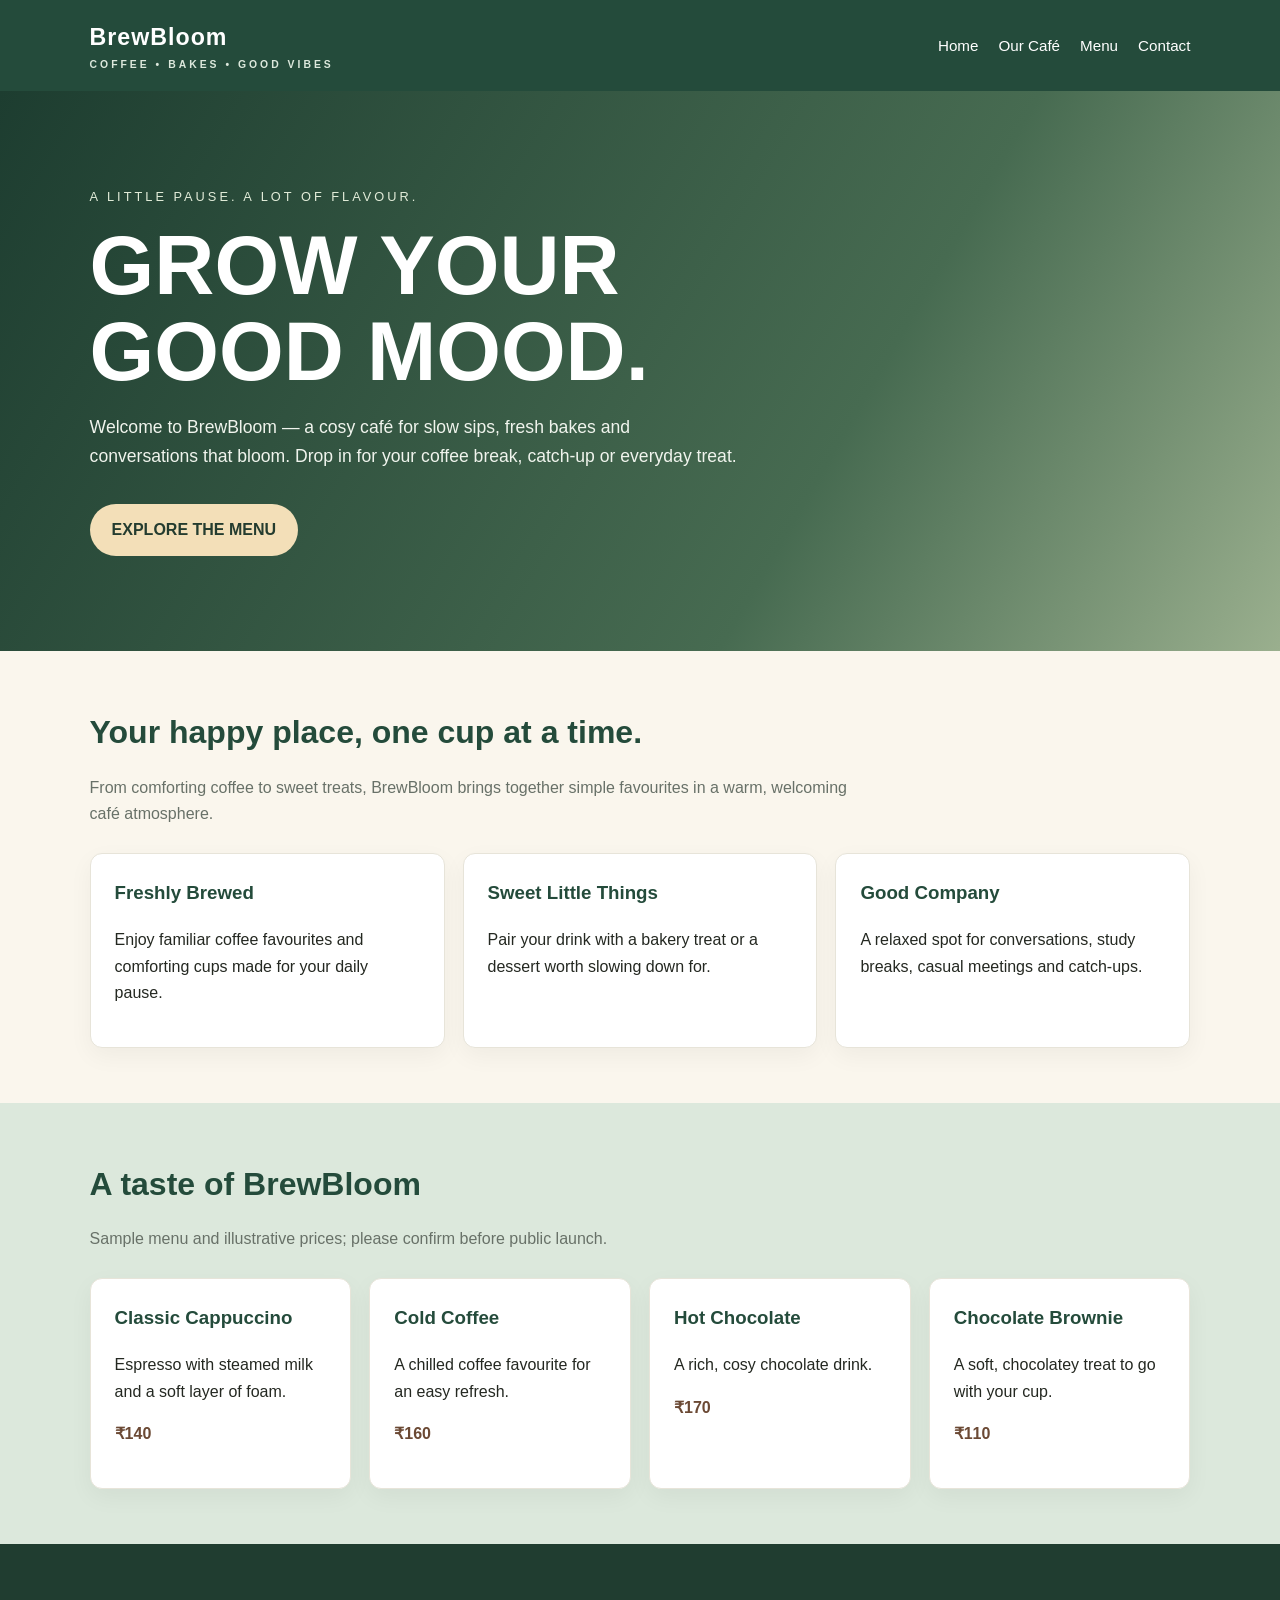
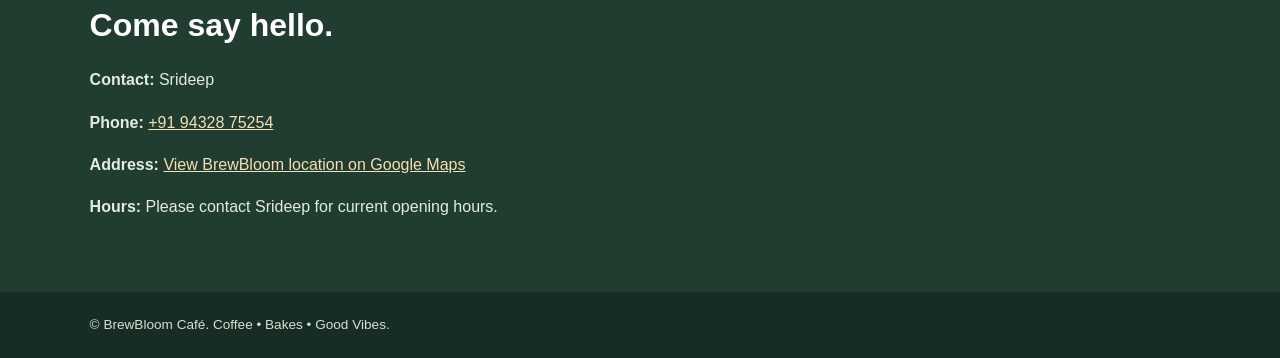
<file: index.html>
<!doctype html><html lang="en"><head><meta charset="utf-8"><meta name="viewport" content="width=device-width, initial-scale=1">
<title>BrewBloom Café | Coffee, Fresh Bakes & Good Moments</title><meta name="description" content="Visit BrewBloom for coffee, refreshing drinks, sweet treats and cosy café moments.">
<meta name="keywords" content="BrewBloom cafe, coffee shop, freshly brewed coffee, cafe, tea and bakes"><link rel="stylesheet" href="style.css"></head><body>
<header><div class="brand">BrewBloom<small>COFFEE • BAKES • GOOD VIBES</small></div><nav><a href="index.html">Home</a><a href="about.html">Our Café</a><a href="#menu">Menu</a><a href="#contact">Contact</a></nav></header>
<main><div class="hero"><div class="kicker">A little pause. A lot of flavour.</div><h1>GROW YOUR<br>GOOD MOOD.</h1><p>Welcome to BrewBloom — a cosy café for slow sips, fresh bakes and conversations that bloom. Drop in for your coffee break, catch-up or everyday treat.</p><a class="btn" href="#menu">EXPLORE THE MENU</a></div>
<section><h2 class="section-title">Your happy place, one cup at a time.</h2><p class="lead">From comforting coffee to sweet treats, BrewBloom brings together simple favourites in a warm, welcoming café atmosphere.</p><div class="cards"><article class="card"><h3>Freshly Brewed</h3><p>Enjoy familiar coffee favourites and comforting cups made for your daily pause.</p></article><article class="card"><h3>Sweet Little Things</h3><p>Pair your drink with a bakery treat or a dessert worth slowing down for.</p></article><article class="card"><h3>Good Company</h3><p>A relaxed spot for conversations, study breaks, casual meetings and catch-ups.</p></article></div></section>
<section class="menu" id="menu"><h2 class="section-title">A taste of BrewBloom</h2><p class="lead">Sample menu and illustrative prices; please confirm before public launch.</p><div class="cards"><article class="card"><h3>Classic Cappuccino</h3><p>Espresso with steamed milk and a soft layer of foam.</p><p class="price">₹140</p></article><article class="card"><h3>Cold Coffee</h3><p>A chilled coffee favourite for an easy refresh.</p><p class="price">₹160</p></article><article class="card"><h3>Hot Chocolate</h3><p>A rich, cosy chocolate drink.</p><p class="price">₹170</p></article><article class="card"><h3>Chocolate Brownie</h3><p>A soft, chocolatey treat to go with your cup.</p><p class="price">₹110</p></article></div></section>
<section class="contact" id="contact"><h2 class="section-title" style="color:white">Come say hello.</h2><p><strong>Contact:</strong> Srideep</p><p><strong>Phone:</strong> <a href="tel:+919432875254">+91 94328 75254</a></p><p><strong>Address:</strong> <a href="https://maps.app.goo.gl/2zhJnmUEu3NTuUeQA" target="_blank" rel="noopener">View BrewBloom location on Google Maps</a></p><p><strong>Hours:</strong> Please contact Srideep for current opening hours.</p></section></main><footer>© BrewBloom Café. Coffee • Bakes • Good Vibes.</footer></body></html>
</file>
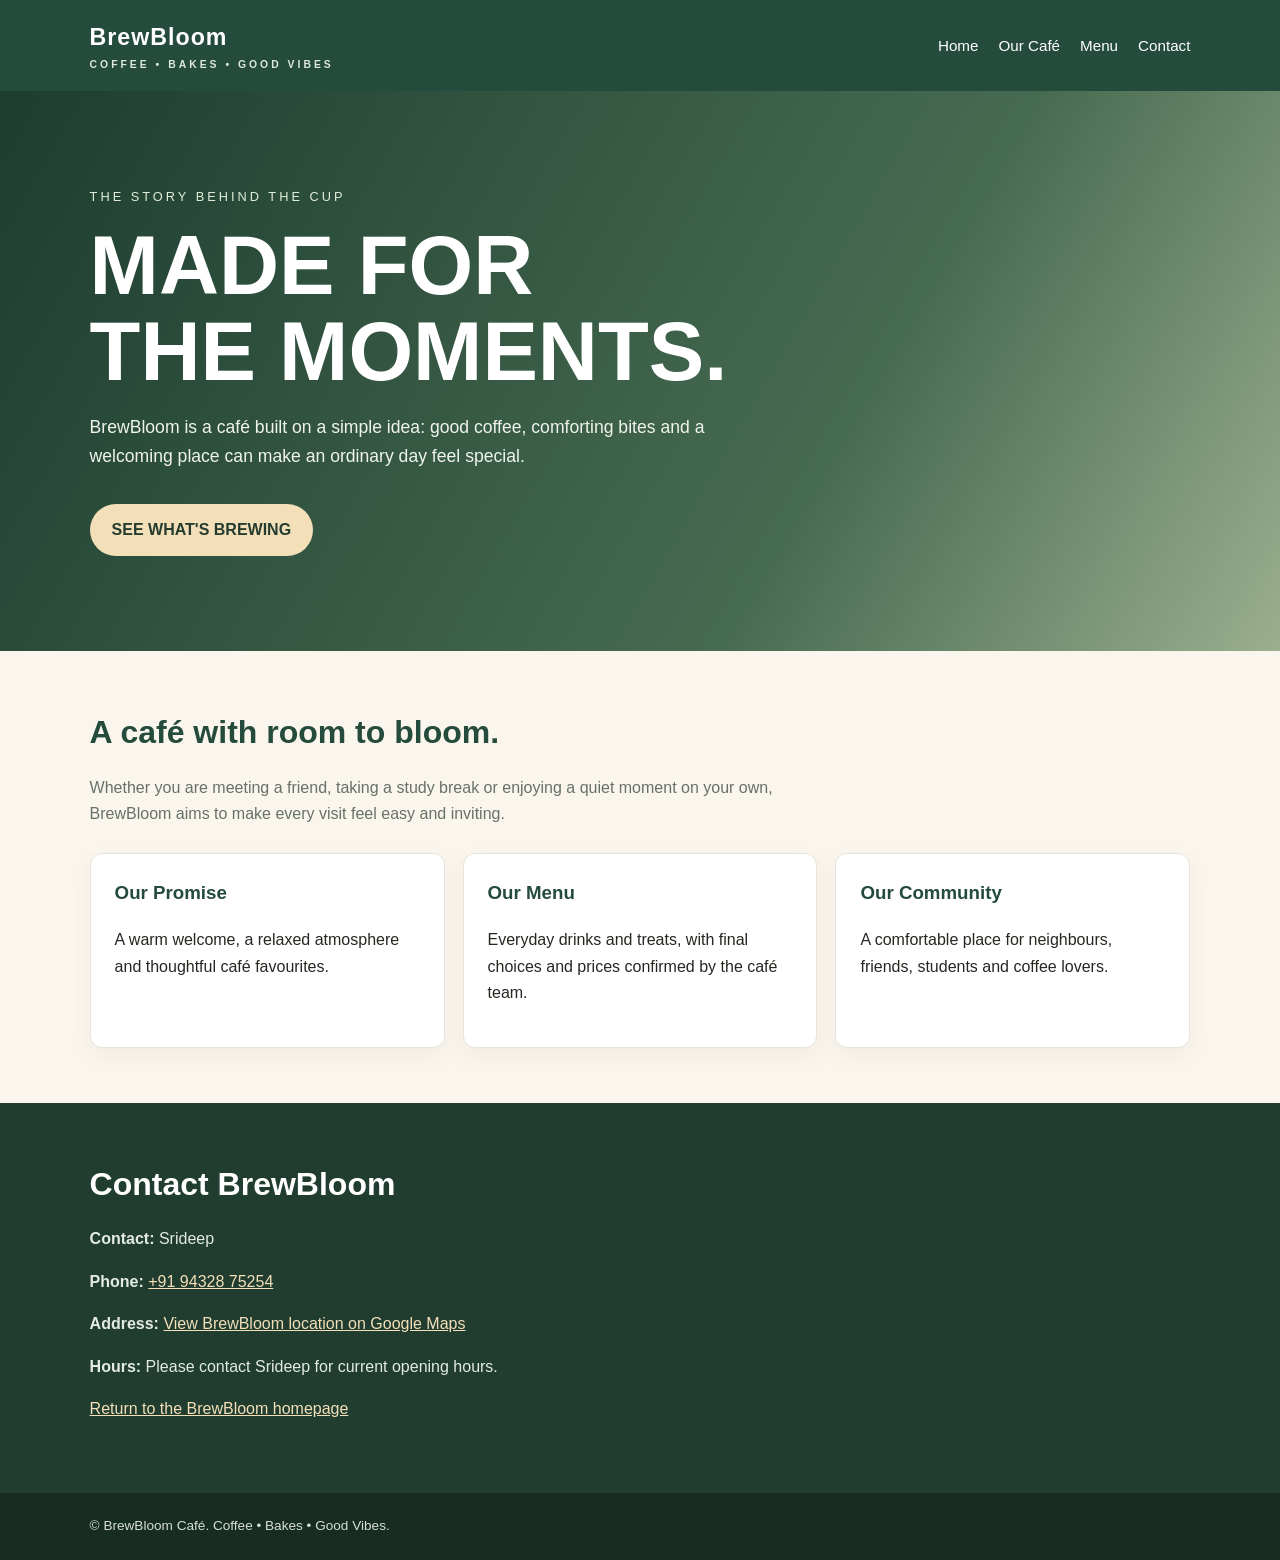
<file: about.html>
<!doctype html><html lang="en"><head><meta charset="utf-8"><meta name="viewport" content="width=device-width, initial-scale=1">
<title>Our Café | BrewBloom</title><meta name="description" content="Learn about BrewBloom, a welcoming café for coffee, fresh bakes and everyday moments."><link rel="stylesheet" href="style.css"></head><body>
<header><div class="brand">BrewBloom<small>COFFEE • BAKES • GOOD VIBES</small></div><nav><a href="index.html">Home</a><a href="about.html">Our Café</a><a href="index.html#menu">Menu</a><a href="index.html#contact">Contact</a></nav></header>
<main><div class="hero"><div class="kicker">The story behind the cup</div><h1>MADE FOR<br>THE MOMENTS.</h1><p>BrewBloom is a café built on a simple idea: good coffee, comforting bites and a welcoming place can make an ordinary day feel special.</p><a class="btn" href="index.html#menu">SEE WHAT'S BREWING</a></div>
<section><h2 class="section-title">A café with room to bloom.</h2><p class="lead">Whether you are meeting a friend, taking a study break or enjoying a quiet moment on your own, BrewBloom aims to make every visit feel easy and inviting.</p><div class="cards"><article class="card"><h3>Our Promise</h3><p>A warm welcome, a relaxed atmosphere and thoughtful café favourites.</p></article><article class="card"><h3>Our Menu</h3><p>Everyday drinks and treats, with final choices and prices confirmed by the café team.</p></article><article class="card"><h3>Our Community</h3><p>A comfortable place for neighbours, friends, students and coffee lovers.</p></article></div></section>
<section class="contact"><h2 class="section-title" style="color:white">Contact BrewBloom</h2><p><strong>Contact:</strong> Srideep</p><p><strong>Phone:</strong> <a href="tel:+919432875254">+91 94328 75254</a></p><p><strong>Address:</strong> <a href="https://maps.app.goo.gl/2zhJnmUEu3NTuUeQA" target="_blank" rel="noopener">View BrewBloom location on Google Maps</a></p><p><strong>Hours:</strong> Please contact Srideep for current opening hours.</p><p><a href="index.html">Return to the BrewBloom homepage</a></p></section></main><footer>© BrewBloom Café. Coffee • Bakes • Good Vibes.</footer></body></html>
</file>
<file: style.css>
:root{--green:#244b3b;--sage:#dce8dc;--cream:#faf6ed;--brown:#6b4934;--ink:#242821;--muted:#687168}
*{box-sizing:border-box}body{margin:0;font-family:Arial,Helvetica,sans-serif;background:var(--cream);color:var(--ink);line-height:1.65}
header{background:var(--green);color:#fff;padding:18px 7%;display:flex;justify-content:space-between;align-items:center;gap:20px;flex-wrap:wrap}
.brand{font-size:1.45rem;font-weight:800;letter-spacing:1px}.brand small{display:block;font-size:.65rem;letter-spacing:3px;color:#dce8dc}
nav a{color:white;text-decoration:none;margin-left:20px;font-size:.95rem}
.hero{padding:95px 7%;background:linear-gradient(120deg,#1d3d30,#476b51 65%,#9aaf8e);color:white}
.kicker{text-transform:uppercase;letter-spacing:3px;font-size:.8rem;color:#e2ecd9}
h1{font-size:clamp(2.7rem,7vw,5.2rem);line-height:1.04;margin:15px 0}
.hero p{max-width:650px;font-size:1.1rem;color:#f0f4ed}
.btn{display:inline-block;background:#f3dfb8;color:#243c2f;text-decoration:none;padding:13px 22px;border-radius:30px;font-weight:bold;margin-top:15px}
section{padding:55px 7%}.section-title{font-size:2rem;margin:0 0 12px;color:var(--green)}.lead{max-width:760px;color:var(--muted)}
.cards{display:grid;grid-template-columns:repeat(auto-fit,minmax(220px,1fr));gap:18px;margin-top:25px}
.card{background:white;padding:24px;border-radius:12px;box-shadow:0 8px 25px #0000000c;border:1px solid #e7e4d9}
.card h3{margin-top:0;color:var(--green)}.price{font-weight:bold;color:var(--brown)}
.menu{background:var(--sage)}.contact{background:#203d30;color:white}.contact p{color:#e4ebe2}.contact a{color:#f3dfb8}
footer{padding:22px 7%;background:#172c23;color:#d6dfd4;font-size:.85rem}
a{color:var(--brown)}@media(max-width:600px){nav a{margin:0 12px 0 0}.hero{padding-top:65px;padding-bottom:65px}}
</file>
